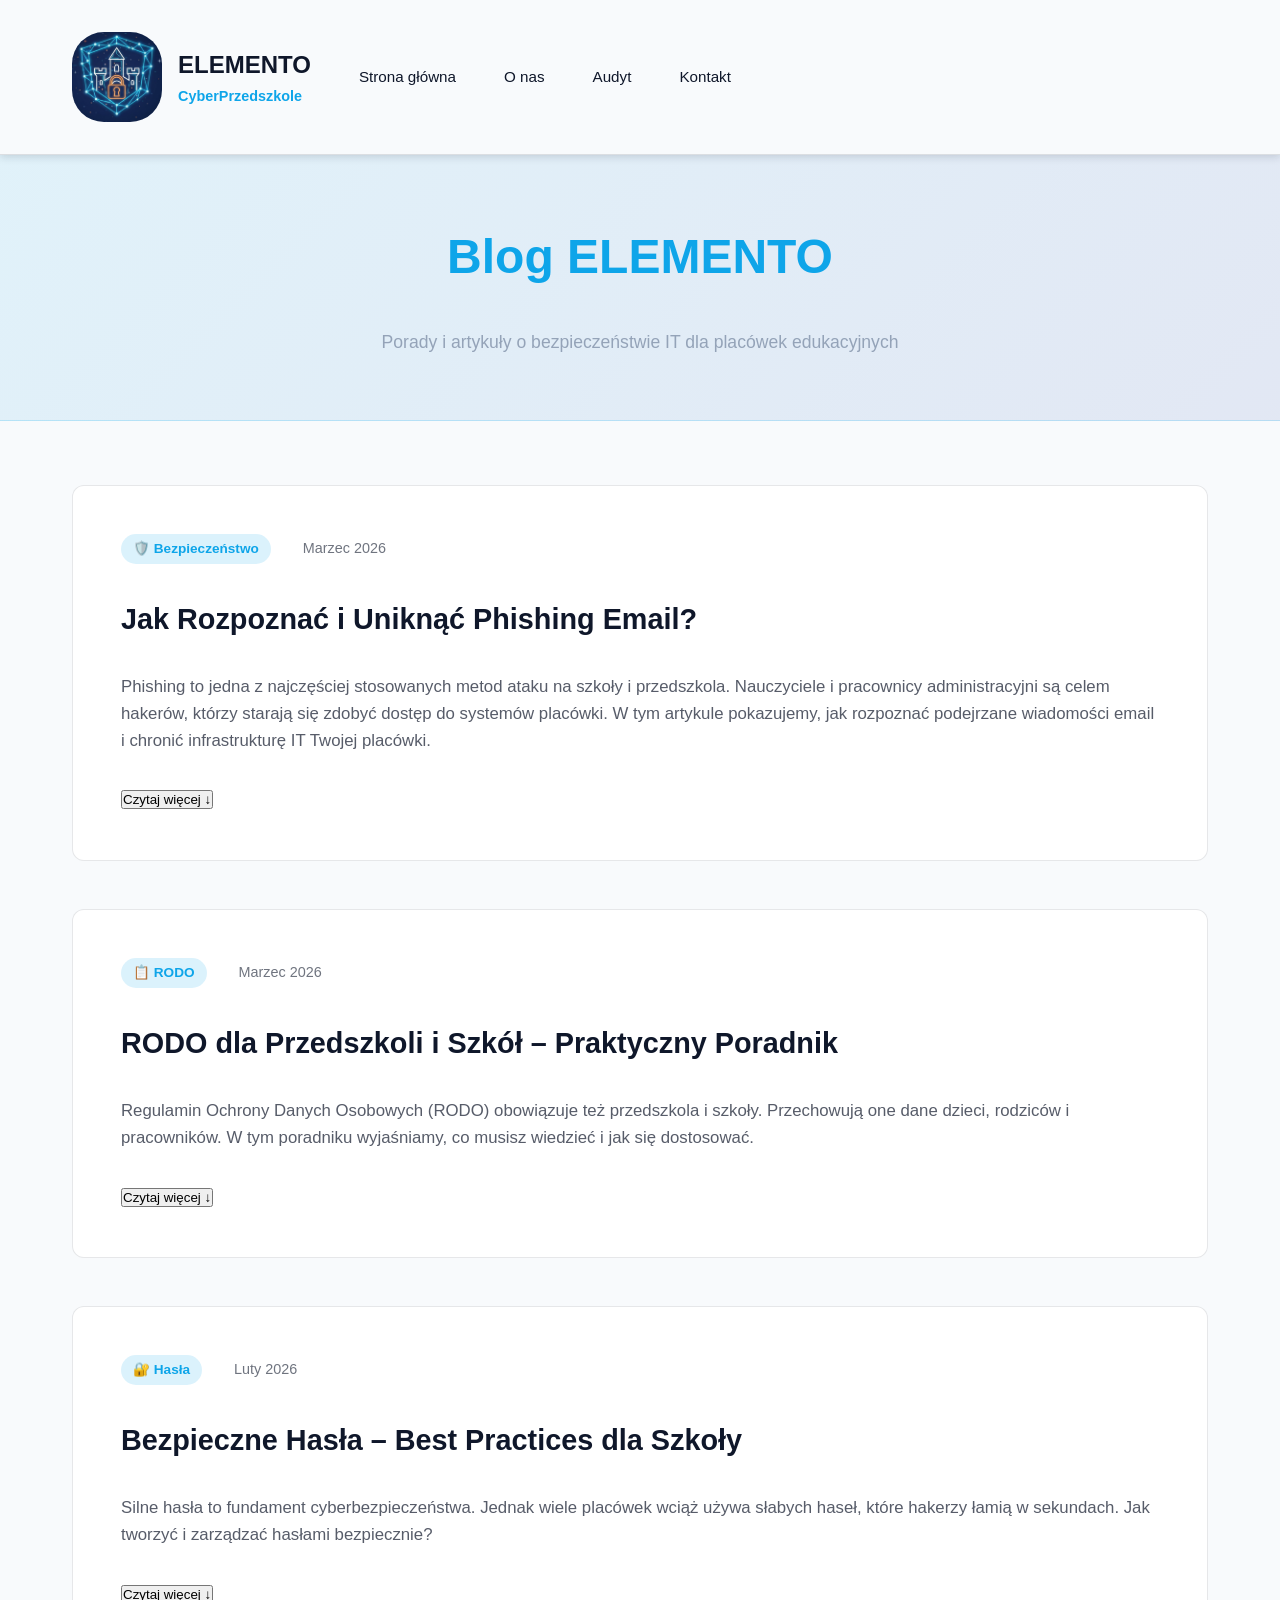
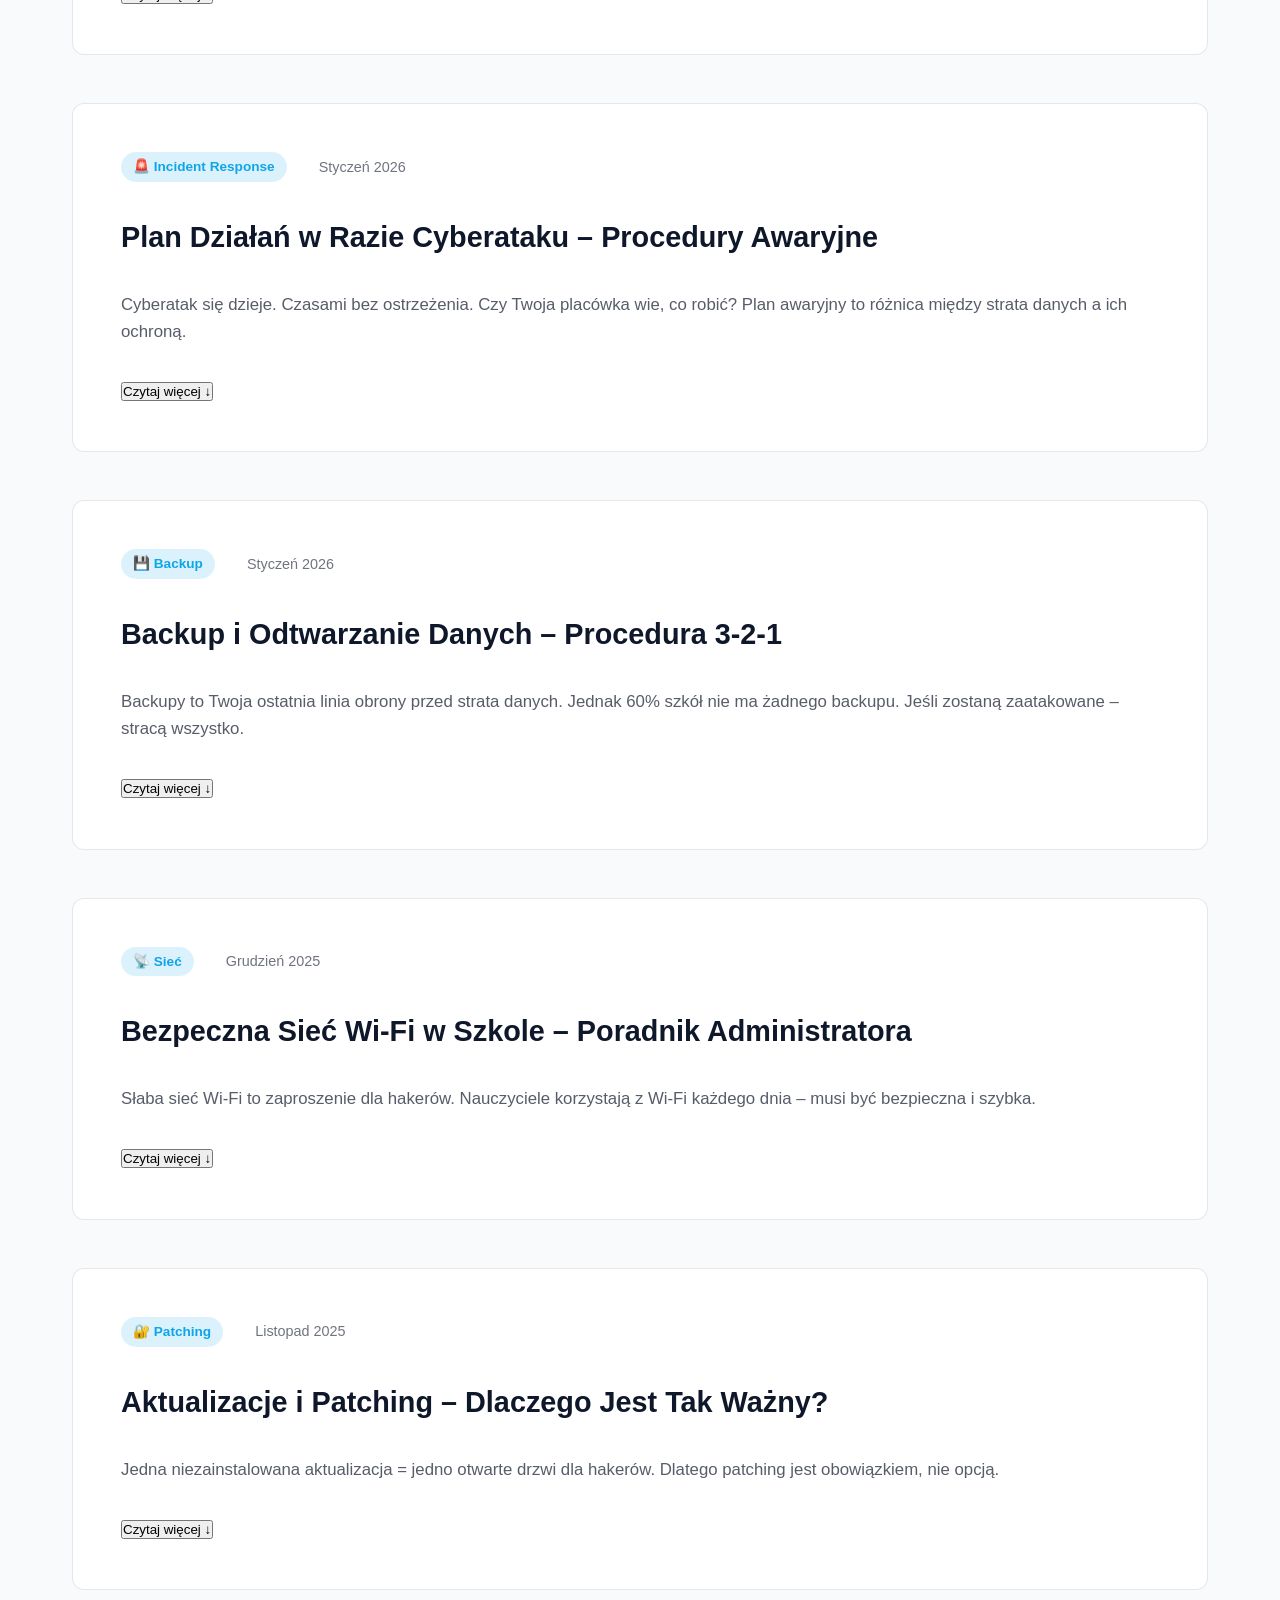
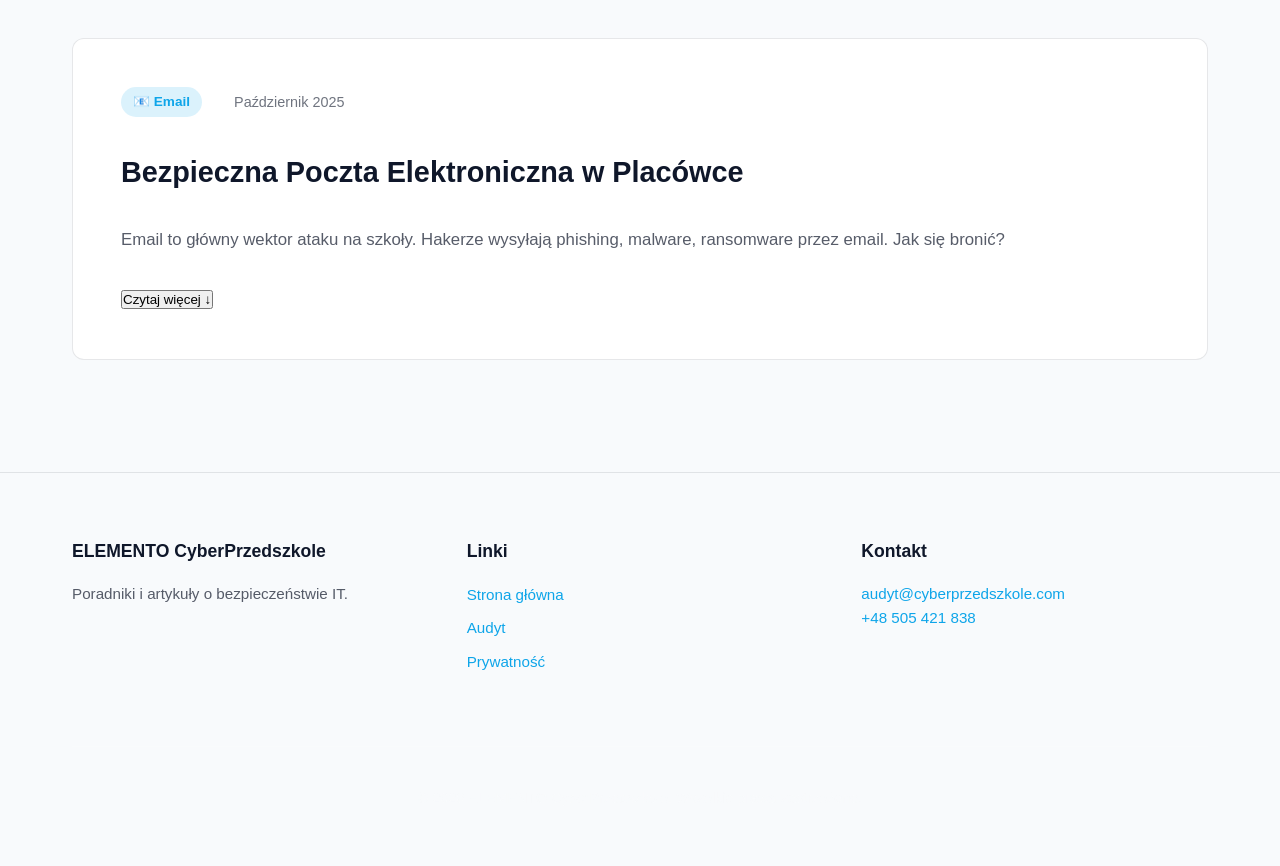
<file: cyberprzedszkole-obecny-białe/blog.html>
<!DOCTYPE html>
<html lang="pl">

<head>
    <meta charset="UTF-8">
    <meta name="viewport" content="width=device-width, initial-scale=1.0">
    <title>Blog – Poradniki Bezpieczeństwa IT | ELEMENTO CyberPrzedszkole</title>
    <meta name="description" content="Artykuły i poradniki o bezpieczeństwie IT dla placówek edukacyjnych. RODO, phishing, hasła, incident response.">
    <meta name="keywords" content="blog, poradniki, bezpieczeństwo IT, RODO, phishing, cybersecurity">
    <link rel="icon" type="image/png" href="pirtrues/favicon.png">
    <link rel="stylesheet" href="style.css">
</head>

<body>

    <!-- ================= HEADER ================= -->
    <header class="main-header">
        <div class="container header-wrapper">
            <div class="logo-section">
                <img src="pirtrues/logotest3.jpg" alt="Logo ELEMENTO CyberPrzedszkole" class="logo-img">
                <div class="logo-text">
                    <h1 class="logo-title">ELEMENTO</h1>
                    <span class="logo-subtitle">CyberPrzedszkole</span>
                </div>
            </div>
            <div class="menu-toggle" aria-label="Przełącz menu">☰</div>
            <nav class="nav-main">
                <ul class="nav-list">
                    <li><a href="index.html">Strona główna</a></li>
                    <li><a href="index.html#about">O nas</a></li>
                    <li><a href="audit.html">Audyt</a></li>
                    <li><a href="index.html#contact">Kontakt</a></li>
                </ul>
            </nav>
        </div>
    </header>

    <!-- ================= BLOG HEADER ================= -->
    <section class="blog-header">
        <div class="container">
            <h1>Blog ELEMENTO</h1>
            <p>Porady i artykuły o bezpieczeństwie IT dla placówek edukacyjnych</p>
        </div>
    </section>

    <!-- ================= ARTICLES ================= -->
    <section class="blog-articles">
        <div class="container">

            <!-- ARTICLE 1 -->
            <article class="article">
                <div class="article-meta">
                    <span class="article-category">🛡️ Bezpieczeństwo</span>
                    <span class="article-date">Marzec 2026</span>
                </div>
                <h2>Jak Rozpoznać i Uniknąć Phishing Email?</h2>
                <p class="article-excerpt">Phishing to jedna z najczęściej stosowanych metod ataku na szkoły i przedszkola. Nauczyciele i pracownicy administracyjni są celem hakerów, którzy starają się zdobyć dostęp do systemów placówki. W tym artykule pokazujemy, jak rozpoznać
                    podejrzane wiadomości email i chronić infrastrukturę IT Twojej placówki.</p>

                <button class="read-more-btn">Czytaj więcej ↓</button>
                <div class="article-content">
                    <h3>Co to jest Phishing?</h3>
                    <p>Phishing to rodzaj ataku cyberprzestępników, w którym oszuści wysyłają masowo fałszywe wiadomości email, starając się przesłać ofiary do witryn imitujących znane serwisy, aby zapamiętać dane dostępu lub wcisnąć złośliwe oprogramowanie.</p>

                    <h3>5 Znaków Ostrzegawczych Phishing Email:</h3>
                    <ul>
                        <li><strong>Nagły Pośpiech:</strong> "Kliknij natychmiast!" lub "Twoje konto zostanie usunięte!" – oszuści tworzą poczucie zagrożenia</li>
                        <li><strong>Prośba o Hasło:</strong> Żaden prawidłowy serwis nie prosi o hasło w mailu; nigdy nie klikaj linków z prośbami logowania</li>
                        <li><strong>Podejrzany Nadawca:</strong> Sprawdź dokładnie adres email nadawcy – hakerzy używają adresów podobnych do znanych serwisów</li>
                        <li><strong>Nienaturalne Pozdrowienia:</strong> "Drogi Kliencie" zamiast Twojego imienia wskazuje na phishing</li>
                        <li><strong>Linki Ukryte za Tekstem:</strong> Najedź myszą na link by zobaczyć prawdziwy URL – jeśli nie zgadza się z tekstem, to phishing!</li>
                    </ul>

                    <h3>Jak Bronić Swoją Placówkę?</h3>
                    <ol>
                        <li><strong>Szkolenia dla Personelu:</strong> Nauczaj pracowników jak rozpoznawać phishing. Regularne szkolenia zmniejszają ryzyko o 80%</li>
                        <li><strong>Testy Phishingowe:</strong> Przeprowadzaj kontrolne symulacje phishingu – to bezpieczne testy bez rzeczywistego zagrożenia</li>
                        <li><strong>Silne Hasła:</strong> Używaj zarządcy haseł i autentykacji wieloskładnikowej (2FA)</li>
                        <li><strong>Filtry Email:</strong> Zainstaluj zaawansowane filtry spamu i phishingu</li>
                        <li><strong>Raportowanie:</strong> Utwórz procedurę, aby pracownicy mogli raportować podejrzane wiadomości</li>
                    </ol>

                    <h3>Co Robić, Jeśli Klikłeś w Linku z Phishingu?</h3>
                    <p>Jeśli przypadkowo klikłeś w link phishingowy:</p>
                    <ul>
                        <li>Nie wpisuj żadnych danych (hasło, numer karty, PIN)</li>
                        <li>Zmień hasło do konta e-mail (jeśli miało podejrzane znaki)</li>
                        <li>Natychmiast powiadom administratora IT</li>
                        <li>Sprawdź wyciąg z konta bankowego przez następne dni</li>
                        <li>Włączy monitorowanie na swoim urządzeniu</li>
                    </ul>

                    <blockquote>"78% nauczycieli w Polsce nie potrafi rozpoznać phishingu. To największe zagrożenie dla szkoły. Szkolenia zmniejszają ryzyko drastycznie." – ELEMENTO Report 2025</blockquote>
                </div>
            </article>

            <!-- ARTICLE 2 -->
            <article class="article">
                <div class="article-meta">
                    <span class="article-category">📋 RODO</span>
                    <span class="article-date">Marzec 2026</span>
                </div>
                <h2>RODO dla Przedszkoli i Szkół – Praktyczny Poradnik</h2>
                <p class="article-excerpt">Regulamin Ochrony Danych Osobowych (RODO) obowiązuje też przedszkola i szkoły. Przechowują one dane dzieci, rodziców i pracowników. W tym poradniku wyjaśniamy, co musisz wiedzieć i jak się dostosować.</p>

                <button class="read-more-btn">Czytaj więcej ↓</button>

                <div class="article-content">
                    <h3>Czym jest RODO?</h3>
                    <p>RODO (Ogólne Rozporządzenie o Ochronie Danych) to unijne prawo o ochronie prywatności. Wszyscy, którzy przetwarzają dane osobowe w UE, muszą go stosować – niezależnie od wielkości. Szkoły przechowują dane o uczniach, rodzicach, pracownikach
                        – muszą je chronić.</p>

                    <h3>6 Głównych Zasad RODO:</h3>
                    <ol>
                        <li><strong>Zgodność z Prawem:</strong> Przetwarzaj dane tylko legalnie (np. na podstawie zgody, umowy)</li>
                        <li><strong>Uczciwość:</strong> Bądź przejrzysta – powiedz ludziom, co ze staną ich dane</li>
                        <li><strong>Niezbędność:</strong> Zbieraj tylko dane, które faktycznie potrzebujesz</li>
                        <li><strong>Dokładność:</strong> Dane muszą być aktualne i poprawne</li>
                        <li><strong>Ograniczanie Przechowywania:</strong> Nie przechowuj danych dłużej niż potrzeba</li>
                        <li><strong>Bezpieczeństwo:</strong> Chroń dane przed wyciekiem, szyfrowaniem nie wystarczy</li>
                    </ol>

                    <h3>Jakie Dane Przedszkole/Szkoła Zbiera?</h3>
                    <ul>
                        <li>Imiona, nazwiska, numery PESEL uczniów</li>
                        <li>Adresy e-mail i numery telefonów rodziców</li>
                        <li>Informacje o stanie zdrowia (np. alergie)</li>
                        <li>Zdjęcia z imprez szkolnych</li>
                        <li>Dane dostępu do dzienników elektronicznych</li>
                    </ul>

                    <h3>Jak Się Dostosować do RODO?</h3>
                    <p><strong>Kroków 5:</strong></p>
                    <ol>
                        <li><strong>Inwentaryzacja Danych:</strong> Zbierz informacje co zbierasz, gdzie przechowujesz, kto ma dostęp</li>
                        <li><strong>Polityka Prywatności:</strong> Napisz jasną, zrozumiałą politykę dla rodziców i uczniów</li>
                        <li><strong>Zgody:</strong> Jeśli zbierasz zdjęcia lub dane wrażliwe, poproś o zgodę</li>
                        <li><strong>Bezpieczeństwo IT:</strong> Szyfraj dane, używaj haseł, rób backupy, monitoruj dostęp</li>
                        <li><strong>Procedury:</strong> Stwórz procedury na wypadek wycieku danych (kto zawiadamia, jak szybko)</li>
                    </ol>

                    <h3>Kara za Nieprzestrzeganie RODO</h3>
                    <p>Polska Inspekcja Ochrony Danych może nałożyć kary:</p>
                    <ul>
                        <li>Do 20 milionów euro za naruszenie fundamentalnych zasad</li>
                        <li>Szkoły mogą stracić dotacje</li>
                        <li>Pozwy od rodziców</li>
                    </ul>
                    <p><strong>Dlatego RODO to nie optional – to obowiązek!</strong></p>
                </div>
            </article>

            <!-- ARTICLE 3 -->
            <article class="article">
                <div class="article-meta">
                    <span class="article-category">🔐 Hasła</span>
                    <span class="article-date">Luty 2026</span>
                </div>
                <h2>Bezpieczne Hasła – Best Practices dla Szkoły</h2>
                <p class="article-excerpt">Silne hasła to fundament cyberbezpieczeństwa. Jednak wiele placówek wciąż używa słabych haseł, które hakerzy łamią w sekundach. Jak tworzyć i zarządzać hasłami bezpiecznie?</p>

                <button class="read-more-btn">Czytaj więcej ↓</button>

                <div class="article-content">
                    <h3>Słabe Hasła to TOP Problem</h3>
                    <p>Statystyka:</p>
                    <ul>
                        <li>65% nauczycieli używa hasła "123456" lub "qwerty"</li>
                        <li>48% ponownie używa tego samego hasła do wszystkich kont</li>
                        <li>32% zapisuje hasła na karteczce lub w notatniku</li>
                    </ul>
                    <p>To katastrofa bezpieczeństwa! Jeśli jeden system zostanie zhakowany, hakerzy mają dostęp do wszystkiego.</p>

                    <h3>Jak Tworzyć Silne Hasło? (8+ Znaków)</h3>
                    <pre>✅ DopoM@rz0_2024#Klucz
❌ nauczyciel123
❌ 123456
❌ password</pre>

                    <p><strong>Receptura na silne hasło:</strong></p>
                    <ul>
                        <li>✅ Minimum 12 znaków (im więcej, tym lepiej)</li>
                        <li>✅ Duże i małe litery (Aa)</li>
                        <li>✅ Cyfry (0-9)</li>
                        <li>✅ Znaki specjalne (!@#$%)</li>
                        <li>✅ Bez imion, nazwisk, dat urodzenia</li>
                        <li>✅ Bez słów znalezionych w słowniku</li>
                    </ul>

                    <h3>Najlepsze Zarządcy Haseł</h3>
                    <p>Nie zapisuj haseł w notatniku! Używaj zarządcy haseł:</p>
                    <ul>
                        <li><strong>Bitwarden</strong> – bezpłatny, open-source, najlepszy dla szkół</li>
                        <li><strong>LastPass</strong> – popularne, ale droższe</li>
                        <li><strong>1Password</strong> – dla Mac/iPhone users</li>
                        <li><strong>KeePass</strong> – lokalne, proste</li>
                    </ul>

                    <h3>Autentykacja Wieloskładnikowa (2FA)</h3>
                    <p>Nawet silne hasła mogą być zhakowane. Dlatego włącz 2FA:</p>
                    <ul>
                        <li>SMS: Kod wysyłany na telefon (mniej bezpieczny)</li>
                        <li>Aplikacja (Google Authenticator, Authy) – bardziej bezpieczna</li>
                        <li>Generator kluczy fizycznych – najlepsze dla admin kont</li>
                    </ul>

                    <h3>Procedury dla Szkoły</h3>
                    <ol>
                        <li>Wymagaj haseł 12-znaków dla wszystkich</li>
                        <li>Zmiana hasła co 3 miesiące</li>
                        <li>Zakaz ponownego użycia ostatnich 5 haseł</li>
                        <li>2FA dla kont admin</li>
                        <li>Szkolenia dla personelu 2x w roku</li>
                    </ol>
                </div>
            </article>

            <!-- ARTICLE 4 -->
            <article class="article">
                <div class="article-meta">
                    <span class="article-category">🚨 Incident Response</span>
                    <span class="article-date">Styczeń 2026</span>
                </div>
                <h2>Plan Działań w Razie Cyberataku – Procedury Awaryjne</h2>
                <p class="article-excerpt">Cyberatak się dzieje. Czasami bez ostrzeżenia. Czy Twoja placówka wie, co robić? Plan awaryjny to różnica między strata danych a ich ochroną.</p>

                <button class="read-more-btn">Czytaj więcej ↓</button>

                <div class="article-content">
                    <h3>Stat: Co 11 Sekund Placówka Edukacyjna Jest Atakowana</h3>
                    <p>Szkoły są celem hakerów bo:</p>
                    <ul>
                        <li>Przechowują dane wrażliwe (PESEL, zdjęcia uczniów)</li>
                        <li>Mają słabe zabezpieczenia IT</li>
                        <li>Są podatne na ransomware</li>
                        <li>Mogą zostać przewargantażone dla okupu</li>
                    </ul>

                    <h3>Fazy Ataku Cybernetycznego</h3>
                    <ol>
                        <li><strong>Rekonesans (Reconnaissance)</strong> – Hacker szuka słabych punków</li>
                        <li><strong>Dostęp (Compromise)</strong> – Hacker wchodzi do systemu</li>
                        <li><strong>Rozprzestrzenianie (Lateral Movement)</strong> – Hacker przechodzi między systemami</li>
                        <li><strong>Eksfiltracja (Exfiltration)</strong> – Hacker kradzież danych</li>
                    </ol>

                    <h3>6-Etapowy Plan Działań (INCIDENT RESPONSE)</h3>

                    <p><strong>FAZA 1: PRZYGOTOWANIE (Preparation)</strong></p>
                    <ul>
                        <li>Wyznacz zespół incident response (IT admin, dyrektor, prawnik)</li>
                        <li>Ustal numery alarmowe (IT, prokuratura, policja)</li>
                        <li>Przygotuj procedury (co robić w razie ransomware, wycieku danych)</li>
                    </ul>

                    <p><strong>FAZA 2: DETEKCJA (Detection)</strong></p>
                    <ul>
                        <li>Pracownik dostrzega coś dziwnego (wolny system, niepodobne pliki, logi)</li>
                        <li>Natychmiast zawiadamia IT admin</li>
                        <li>Admin potwierdza czy jest atak</li>
                    </ul>

                    <p><strong>FAZA 3: ZAWIERANIE (Containment)</strong></p>
                    <ul>
                        <li>Wyłącz urządzenie z sieci (odłącz internet)</li>
                        <li>NIE panikuj, nie usuwaj plików</li>
                        <li>Zrób zdjęcie ekranu do dokumentacji</li>
                        <li>Zawrzyj dostęp innym użytkownikom</li>
                    </ul>

                    <p><strong>FAZA 4: ERADYKACJA (Eradication)</strong></p>
                    <ul>
                        <li>Skanuj system antywirusem</li>
                        <li>Jeśli to ransomware – CZEKAJ (nie płać!) i zawiadom policję</li>
                        <li>Odtwórz z backupu (jeśli masz)</li>
                        <li>Zmień wszystkie hasła</li>
                    </ul>

                    <p><strong>FAZA 5: ODTWARZANIE (Recovery)</strong></p>
                    <ul>
                        <li>Uruchom systemy z czystych backupów</li>
                        <li>Testuj przed przywróceniem do pracy</li>
                        <li>Monitoruj przez 48h na wypadek powrotu ataku</li>
                    </ul>

                    <p><strong>FAZA 6: POST-INCIDENT (Lessons Learned)</strong></p>
                    <ul>
                        <li>Dokumentuj co się stało (jak hackerze weszli)</li>
                        <li>Przeprowadź spotkanie zespołu</li>
                        <li>Wdrażaj zmiany aby uniknąć powtórki</li>
                    </ul>

                    <h3>Numery Alarmowe w Polsce</h3>
                    <ul>
                        <li>🚨 Policja: 997 lub 112</li>
                        <li>🔒 CERT.pl: cert@cert.pl</li>
                        <li>📋 Inspekcja Ochrony Danych: (22) 531-03-00</li>
                    </ul>

                    <h3>"Nie Płać Ransomware!"</h3>
                    <p>Jeśli otrzymasz wiadomość "Twoje pliki zostały zaszyfrowane, zapłać 10,000 PLN aby odzysk…":</p>
                    <ul>
                        <li>❌ NIE PŁACAJ (pieniądze trafią do przestępców)</li>
                        <li>✅ Wyłącz sieć</li>
                        <li>✅ Zawiadom policję</li>
                        <li>✅ Użyj backupu</li>
                    </ul>
                </div>
            </article>

            <!-- ARTICLE 5 -->
            <article class="article">
                <div class="article-meta">
                    <span class="article-category">💾 Backup</span>
                    <span class="article-date">Styczeń 2026</span>
                </div>
                <h2>Backup i Odtwarzanie Danych – Procedura 3-2-1</h2>
                <p class="article-excerpt">Backupy to Twoja ostatnia linia obrony przed strata danych. Jednak 60% szkół nie ma żadnego backupu. Jeśli zostaną zaatakowane – stracą wszystko.</p>

                <button class="read-more-btn">Czytaj więcej ↓</button>

                <div class="article-content">
                    <h3>Dlaczego Backup Jest Krytyczny?</h3>
                    <p>Scenariusze gdy potrzebujesz backupu:</p>
                    <ul>
                        <li>Ransomware – pliki zaszyfrowane, backup pozwala odtworzyć bez płacenia oprychów</li>
                        <li>Błąd użytkownika – ktoś przypadkowo usunął ważne pliki</li>
                        <li>Awaria sprzętu – dysk się zepsuł, ale masz kopię</li>
                        <li>Atak hakerów – nawet jeśli skradzli dane, masz je bezpieczne</li>
                    </ul>

                    <h3>Reguła 3-2-1 dla Backupu</h3>
                    <p><strong>To jest GOLDEN STANDARD:</strong></p>
                    <ul>
                        <li><strong>3 kopie</strong> – oryginał + 2 backupy</li>
                        <li><strong>2 różne media</strong> – dysk lokalny + chmura (nie wszystko w jednym miejscu!)</li>
                        <li><strong>1 kopia offline</strong> – jedna kopia bez dostępu do internetu (hakerzy nie mogą jej zniszczyć)</li>
                    </ul>

                    <h3>Praktyczna Implementacja dla Szkoły</h3>
                    <ol>
                        <li><strong>Kopia 1 (Lokalna):</strong> Dysk NAS w serwerowni – codzienne backupy o 23:00</li>
                        <li><strong>Kopia 2 (Chmura):</strong> OneDrive/Google Drive – automatyczne synchronizacje</li>
                        <li><strong>Kopia 3 (Offline):</strong> Zewnętrzny dysk hard drive – co tydzień, przechowywany w sejfie</li>
                    </ol>

                    <h3>Narzędzia do Backupu dla Szkół (Bezpłatne/Tanie)</h3>
                    <ul>
                        <li><strong>Veeam Backup Community:</strong> Profesjonalne, bezpłatne dla małych środowisk</li>
                        <li><strong>Windows Backup:</strong> Wbudowany w Windows, prosty, wystarczający</li>
                        <li><strong>Backblaze:</strong> Tanie backupy w chmurze (~$10/miesiąc za komputer)</li>
                        <li><strong>Duplicati:</strong> Open-source, obsługuje wiele celów (chmura, NAS, dysk)</li>
                    </ul>

                    <h3>Test Odtwarzania – NAJWAŻNIEJSZE!</h3>
                    <p>Nie wystarczy mieć backup! Musisz TESTOWAĆ czy działa:</p>
                    <ul>
                        <li>Co miesiąc spróbuj odtworzyć wybrane pliki z backupu</li>
                        <li>Jeśli nie da się – backup jest bezużyteczny!</li>
                        <li>Dokumentuj wyniki testów</li>
                    </ul>

                    <blockquote>"Backup, którego nie testujesz, to wymyślona kopia." – IT Proverb</blockquote>
                </div>
            </article>

            <!-- ARTICLE 6 -->
            <article class="article">
                <div class="article-meta">
                    <span class="article-category">📡 Sieć</span>
                    <span class="article-date">Grudzień 2025</span>
                </div>
                <h2>Bezpeczna Sieć Wi-Fi w Szkole – Poradnik Administratora</h2>
                <p class="article-excerpt">Słaba sieć Wi-Fi to zaproszenie dla hakerów. Nauczyciele korzystają z Wi-Fi każdego dnia – musi być bezpieczna i szybka.</p>

                <button class="read-more-btn">Czytaj więcej ↓</button>

                <div class="article-content">
                    <h3>Problemy Standardowe w Szkołach</h3>
                    <ul>
                        <li>❌ SSID "Szkoła" – hakerowie widzą nazwę i próbują się włamać</li>
                        <li>❌ Hasło "123456" – wszyscy pracownicy i rodzice go znają</li>
                        <li>❌ WPA2 zamiast WPA3 – starszy standard, łamliwy</li>
                        <li>❌ Jeden router dla 200+ urządzeń – sieć pacze</li>
                    </ul>

                    <h3>7 Kroków do Bezpiecznego Wi-Fi</h3>
                    <ol>
                        <li><strong>Zmień Domyślne Hasło Routera</strong>
                            <ul>
                                <li>Domyślne: 192.168.1.1 (admin/admin lub admin/password)</li>
                                <li>Zmień NATYCHMIAST! Hakerzy znają wszystkie domyślne hasła</li>
                            </ul>
                        </li>
                        <li><strong>Ustaw Silne Hasło Wi-Fi (12+ znaków)</strong>
                            <ul>
                                <li>✅ ELEMENTO_Szkoła_2024#WiFi</li>
                                <li>❌ szkoła123</li>
                            </ul>
                        </li>
                        <li><strong>Włącz WPA3 (lub WPA2 jeśli brak WPA3)</strong>
                            <ul>
                                <li>WPA3 to najnowszy, bezpieczny standard</li>
                                <li>Nigdy nie używaj WEP ani otwartego Wi-Fi w szkole!</li>
                            </ul>
                        </li>
                        <li><strong>Ukryj SSID</strong>
                            <ul>
                                <li>Hakerzy nie zobaczą nazwy sieci (ukryta sieć)</li>
                                <li>To nie 100% zabezpieczenie, ale dodatkowa warstwa</li>
                            </ul>
                        </li>
                        <li><strong>Oddziel Sieć Gości</strong>
                            <ul>
                                <li>Gośćmi (rodzice, wizytujący) w osobnej sieci → niewidoczne dane szkoły</li>
                                <li>Sieć gości: słabsze hasło, bez dostępu do serwerów</li>
                            </ul>
                        </li>
                        <li><strong>Włącz Firewall w Routerze</strong>
                            <ul>
                                <li>Standardowo: ON (ale sprawdzaj, czy rzeczywiście włączony)</li>
                            </ul>
                        </li>
                        <li><strong>Aktualizuj Firmware Routera</strong>
                            <ul>
                                <li>Co 3 miesiące sprawdzaj czy są nowe wersje firmware'u</li>
                                <li>Nowe wersje naprawiają luki bezpieczeństwa</li>
                            </ul>
                        </li>
                    </ol>

                    <h3>Rozkład Sieci w Szkole (Best Practice)</h3>
                    <pre>
📍 SIEĆ NAUCZYCIELI (Wired)
   - Dane uczniów, dzienniki, system zarządzania
   - Kabel Ethernet (nie Wi-Fi!)
   - Słabszy dostęp dla studentów

📍 Wi-Fi NAUCZYCIELI
   - 5GHz, WPA3, mocne hasło
   - Dostęp do wszystkiego

📍 Wi-Fi UCZNIÓW
   - 2.4GHz + 5GHz (by wszyscy się łączyli)
   - WPA2/WPA3
   - Ograniczony dostęp (blokada YouTube, gier, itd.)

📍 Wi-Fi GOŚCI
   - Odseparowana sieć
   - Słabsze hasło, dostęp ograniczony
                    </pre>

                    <h3>Monitorowanie Połączeń</h3>
                    <p>Regularnie sprawdzaj kto jest podłączony:</p>
                    <ul>
                        <li>W panelu routera → Connected Devices</li>
                        <li>Jeśli widzisz nieznane urządzenie → zmień hasło natychmiast!</li>
                        <li>Włącz logi – notuj kto się łączył i kiedy</li>
                    </ul>
                </div>
            </article>

            <!-- ARTICLE 7 -->
            <article class="article">
                <div class="article-meta">
                    <span class="article-category">🔐 Patching</span>
                    <span class="article-date">Listopad 2025</span>
                </div>
                <h2>Aktualizacje i Patching – Dlaczego Jest Tak Ważny?</h2>
                <p class="article-excerpt">Jedna niezainstalowana aktualizacja = jedno otwarte drzwi dla hakerów. Dlatego patching jest obowiązkiem, nie opcją.</p>

                <button class="read-more-btn">Czytaj więcej ↓</button>

                <div class="article-content">
                    <h3>Co to Patch/Aktualizacja?</h3>
                    <p>Patch to mała aktualizacja, która naprawia lukę bezpieczeństwa. Firmy (Microsoft, Apple, Linux) wydają patche co miesiąc aby naprawić odkryte problemy.</p>

                    <h3>Stat: 99% Ataków Korzysta ze Starych Luk</h3>
                    <p>Hakerze atakują szkoły korzystając z błędów, dla których patch już istnieje! Jeśli by instalujesz aktualizacje – jesteś w koniec ryzyka.</p>

                    <h3>Harmonogram Patchowania dla Szkoły</h3>
                    <ul>
                        <li><strong>Windows Update:</strong> Co miesiąc (drugi wtorek miesiąca - "Patch Tuesday")</li>
                        <li><strong>macOS Update:</strong> Co miesiąc</li>
                        <li><strong>Linux Packages:</strong> Co 2 tygodnie (dla serwerów)</li>
                        <li><strong>Aplikacje (Chrome, Firefox, Adobe):</strong> Automatyczne aktualizacje!</li>
                        <li><strong>Firmware Routera:</strong> Co 3 miesiące (ręczne sprawdzenie)</li>
                        <li><strong>Drukarki sieciowe:</strong> Co 6 miesięcy</li>
                    </ul>

                    <h3>Procedura Bezpiecznego Patchowania</h3>
                    <ol>
                        <li><strong>Backup</strong> – Zrób backup przed patchowaniem</li>
                        <li><strong>Test</strong> – Wdrażaj patche najpierw na 1-2 testowych komputerach</li>
                        <li><strong>Schedule</strong> – Planuj patching w nocy/weekend (gdy szkoła nie pracuje)</li>
                        <li><strong>Notify</strong> – Powiadom nauczycieli że może być krótka przerwa</li>
                        <li><strong>Monitor</strong> – Sprawdzaj czy komputery działają prawidłowo po patchu</li>
                    </ol>

                    <h3>Jak Sprawdzić Czy Komputer Potrzebuje Updatu?</h3>
                    <p><strong>Windows 10/11:</strong></p>
                    <pre>
Settings → Update & Security → Check for updates
                    </pre>

                    <p><strong>macOS:</strong></p>
                    <pre>
System Preferences → Software Update
                    </pre>

                    <p><strong>Ubuntu Linux:</strong></p>
                    <pre>
sudo apt update && sudo apt upgrade
                    </pre>

                    <h3>Patche Krytyczne vs. Nieważne</h3>
                    <table style="width:100%; border-collapse: collapse; margin: 20px 0;">
                        <tr>
                            <td style="border: 1px solid #0ea5e9; padding: 10px;"><strong>🔴 KRYTYCZNE (Security)</strong></td>
                            <td style="border: 1px solid #0ea5e9; padding: 10px;">Instaluj NATYCHMIAST – mogą być szukami dla ludzi</td>
                        </tr>
                        <tr>
                            <td style="border: 1px solid #0ea5e9; padding: 10px;"><strong>🟡 WAŻNE (Important)</strong></td>
                            <td style="border: 1px solid #0ea5e9; padding: 10px;">Zainstaluj w ciągu 2 tygodni</td>
                        </tr>
                        <tr>
                            <td style="border: 1px solid #0ea5e9; padding: 10px;"><strong>🟢 OPCJONALNE (Optional)</strong></td>
                            <td style="border: 1px solid #0ea5e9; padding: 10px;">Możesz czekać, ale warto mieć</td>
                        </tr>
                    </table>

                    <h3>Automatyzacja dla Szkoły</h3>
                    <p><strong>Włącz automatyczne aktualizacje:</strong></p>
                    <ul>
                        <li>Windows Update → Automatic (Settings → Update)</li>
                        <li>macOS → Automatic Updates (ON)</li>
                        <li>Chrome/Firefox → Auto-update (domyślnie ON)</li>
                        <li>Microsoft 365 → Automatic (domyślnie ON)</li>
                    </ul>

                    <blockquote>"Niezainstalowany patch = zaproszenie dla hakerów." – SANS Institute</blockquote>
                </div>
            </article>

            <!-- ARTICLE 8 -->
            <article class="article">
                <div class="article-meta">
                    <span class="article-category">📧 Email</span>
                    <span class="article-date">Październik 2025</span>
                </div>
                <h2>Bezpieczna Poczta Elektroniczna w Placówce</h2>
                <p class="article-excerpt">Email to główny wektor ataku na szkoły. Hakerze wysyłają phishing, malware, ransomware przez email. Jak się bronić?</p>

                <button class="read-more-btn">Czytaj więcej ↓</button>

                <div class="article-content">
                    <h3>Email Zagrożenia nr 1 w Szkołach</h3>
                    <p>Statystyka:</p>
                    <ul>
                        <li>90% ataków cybernetycznych zaczyna się od emaila</li>
                        <li>48% nauczycieli klika w podejrzane linki w emailu</li>
                        <li>Średnia strata z jednego ataku email = 200,000 PLN</li>
                    </ul>

                    <h3>5 Typów Zagrożeń Email</h3>
                    <ol>
                        <li><strong>Phishing</strong> – Fałszywy email od banku/Microsoft, prośba o hasło</li>
                        <li><strong>Spear Phishing</strong> – Spersonalizowany atak (zna Twoje imię, dane)</li>
                        <li><strong>Malware</strong> – Zmieszony plik (doc, pdf, zip) z wirusem</li>
                        <li><strong>Ransomware</strong> – Email z załącznikiem, który szyfruje dysk</li>
                        <li><strong>Business Email Compromise (BEC)</strong> – Haker podszywa się pod dyrektora "Prześlij pieniądze!"</li>
                    </ol>

                    <h3>Ochrona Email – 7 Warstw</h3>

                    <p><strong>WARSTWA 1: Filtrowanie Spamu</strong></p>
                    <ul>
                        <li>Spam Gateway (Microsoft Defender, Proofpoint, Mimecast)</li>
                        <li>Blokuje 99% spamu przed przychodzeniem do szkoły</li>
                    </ul>

                    <p><strong>WARSTWA 2: Autentykacja (SPF, DKIM, DMARC)</strong></p>
                    <ul>
                        <li>SPF – Sprawdza czy email rzeczywiście od szkoły</li>
                        <li>DKIM – Podpis cyfrowy potwierdzający autentyczność</li>
                        <li>DMARC – Policy którym się posługujesz wenn SPF/DKIM fail</li>
                    </ul>

                    <p><strong>WARSTWA 3: Skanowanie Załączników</strong></p>
                    <ul>
                        <li>Quarantine (karantanna) podejrzanych plików</li>
                        <li>Sandboxing – sprawdzenie pliku w izolowanym środowisku</li>
                    </ul>

                    <p><strong>WARSTWA 4: URL Filtering</strong></p>
                    <ul>
                        <li>Zweryfikuj linki w mailu przed kliknięciem</li>
                        <li>Blokuj phishing domenys (outlook-verify.com zamiast outlook.com)</li>
                    </ul>

                    <p><strong>WARSTWA 5: 2FA dla Email</strong></p>
                    <ul>
                        <li>Wymagaj kodu SMS przy logowaniu z nowego urządzenia</li>
                        <li>Hakerze nie mogą się zalogować nawet z hasłem</li>
                    </ul>

                    <p><strong>WARSTWA 6: Encryption</strong></p>
                    <ul>
                        <li>Szyfruj emaily zawierające dane uczniów (PESEL, oceny)</li>
                        <li>Outlook/Gmail mają wbudowane szyfrowanie (TLS)</li>
                    </ul>

                    <p><strong>WARSTWA 7: User Training</strong></p>
                    <ul>
                        <li>Szkolenia dla nauczycieli jak rozpoznać phishing</li>
                        <li>Regularne symulacje phishingu</li>
                    </ul>

                    <h3>Best Practices dla Nauczycieli</h3>
                    <ul>
                        <li>❌ NIGDY nie klikaj w linki/załączniki z podejrzanych emaili</li>
                        <li>✅ Najedź myszą na link i zobacz prawdziwy URL (czy to outlook.com czy outlook-verify.com?)</li>
                        <li>❌ NIGDY nie wpisujesz hasła w linku z emaila</li>
                        <li>✅ Jeśli dostaniesz email od dyrektora z prośbą o pieniądze – zadzwoń i sprawdź!</li>
                        <li>✅ Raportuj podejrzane emaily do IT admin</li>
                    </ul>

                    <h3>Jakie Email Narzędzia dla Szkoły?</h3>
                    <ul>
                        <li><strong>Microsoft 365 (Office 365):</strong> Wbudowana ochrona email, dobrze do integracji z Windows</li>
                        <li><strong>Google Workspace:</strong> Gmail z filtrowaniem, tanio, proste</li>
                        <li><strong>Proofpoint:</strong> Zaawansowana ochrona, ale droga (dla dużych szkół)</li>
                        <li><strong>Mimecast:</strong> Profesjonalny, archiwizacja, compliance</li>
                    </ul>
                </div>
            </article>

        </div>
    </section>

    <!-- ================= FOOTER ================= -->
    <footer class="footer">
        <div class="container">
            <div class="footer-content">
                <div class="footer-section">
                    <h3>ELEMENTO CyberPrzedszkole</h3>
                    <p>Poradniki i artykuły o bezpieczeństwie IT.</p>
                </div>
                <div class="footer-section">
                    <h4>Linki</h4>
                    <ul>
                        <li><a href="index.html">Strona główna</a></li>
                        <li><a href="audit.html">Audyt</a></li>
                        <li><a href="privacy.html">Prywatność</a></li>
                    </ul>
                </div>
                <div class="footer-section">
                    <h4>Kontakt</h4>
                    <p><a href="mailto:audyt@cyberprzedszkole.com">audyt@cyberprzedszkole.com</a></p>
                    <p><a href="tel:+48505421838">+48 505 421 838</a></p>
                </div>
            </div>
            <div class="footer-bottom">
                <p>&copy; 2026 ELEMENTO CyberPrzedszkole. Wszelkie prawa zastrzeżone.</p>
            </div>
        </div>
    </footer>

    <button id="backToTop" class="back-to-top" aria-label="Powrot do góry">↑</button>

    <script src="script.js"></script>
</body>

</html>
</file>
<file: cyberprzedszkole-obecny-białe/style.css>
/* ================= RESET I ZMIENNE ================= */

:root {
    --color-dark: #f8fafc;
    --color-light: #ffffff;
    --color-primary: #0ea5e9;
    --color-secondary: #1e40af;
    --color-accent: #06b6d4;
    --color-text: #0f172a;
    --color-text-light: rgba(15, 23, 42, 0.7);
    --font-primary: -apple-system, BlinkMacSystemFont, 'Segoe UI', Roboto, sans-serif;
    --spacing-xs: 0.5rem;
    --spacing-sm: 1rem;
    --spacing-md: 2rem;
    --spacing-lg: 3rem;
    --spacing-xl: 4rem;
    --transition: all 0.3s ease;
}

* {
    margin: 0;
    padding: 0;
    box-sizing: border-box;
}

html {
    scroll-behavior: smooth;
}

body {
    font-family: var(--font-primary);
    background-color: var(--color-dark);
    color: var(--color-text);
    line-height: 1.6;
    font-size: 16px;
    font-display: swap;
}

.container {
    max-width: 1200px;
    margin: 0 auto;
    padding: 0 var(--spacing-md);
}

a {
    color: inherit;
    text-decoration: none;
    transition: var(--transition);
}


/* ================= HEADER ================= */

.main-header {
    background-color: var(--color-dark);
    border-bottom: 1px solid rgba(15, 23, 42, 0.12);
    padding: var(--spacing-md) 0;
    position: sticky;
    top: 0;
    z-index: 1000;
    box-shadow: 0 2px 8px rgba(15, 23, 42, 0.15);
}

.header-wrapper {
    display: flex;
    justify-content: space-between;
    align-items: center;
    gap: var(--spacing-lg);
}

.logo-section {
    display: flex;
    align-items: center;
    gap: var(--spacing-sm);
    flex-shrink: 0;
}

.logo-img {
    width: 90px;
    border-radius: 32px;
    height: auto;
    aspect-ratio: 1;
}

.logo-text {
    display: flex;
    flex-direction: column;
}

.logo-title {
    font-size: 1.5rem;
    font-weight: 700;
    color: var(--color-text);
    margin: 0;
}

.logo-subtitle {
    font-size: 0.9rem;
    color: var(--color-primary);
    font-weight: 600;
}

.nav-main {
    flex: 1;
}

.nav-list {
    display: flex;
    list-style: none;
    gap: var(--spacing-lg);
}

.nav-list a {
    color: var(--color-text);
    font-weight: 500;
    font-size: 0.95rem;
    position: relative;
}

.nav-list a::after {
    content: '';
    position: absolute;
    bottom: -5px;
    left: 0;
    width: 0;
    height: 2px;
    background-color: var(--color-primary);
    transition: var(--transition);
}

.nav-list a:hover::after {
    width: 100%;
}

.menu-toggle {
    display: none;
    font-size: 1.8rem;
    cursor: pointer;
    color: var(--color-light);
    background: none;
    border: none;
}


/* ================= HERO SECTION ================= */

.hero-section {
    background-image: url('/pirtrues/tlo_biale.jpg');
    background-size: cover;
    background-position: center;
    background-repeat: no-repeat;
    color: var(--color-light);
    padding: 8rem var(--spacing-md) 4rem;
    text-align: center;
    min-height: 80vh;
    display: flex;
    align-items: flex-start;
    justify-content: center;
}

.hero-cta {
    display: flex;
    gap: var(--spacing-md);
    justify-content: center;
    flex-wrap: wrap;
    margin-top: 4rem;
}

.hero-title {
    font-size: 3.5rem;
    font-weight: 700;
    margin-bottom: var(--spacing-md);
    line-height: 1.2;
}

.hero-subtitle {
    font-size: 1.3rem;
    margin-bottom: var(--spacing-lg);
    opacity: 0.95;
    max-width: 700px;
    margin-left: auto;
    margin-right: auto;
}

.hero-cta {
    display: flex;
    gap: var(--spacing-md);
    justify-content: center;
    flex-wrap: wrap;
    margin-top: 2cm;
}


/* ================= BUTTONS ================= */

.btn-primary {
    color: #ffffff;
    padding: 12px 32px;
    font-size: 1rem;
    font-weight: 600;
    border: none;
    border-radius: 8px;
    cursor: pointer;
    transition: var(--transition);
    background: var(--color-primary);
}

.btn-primary:hover {
    transform: translateY(-2px);
    box-shadow: 0 8px 16px rgba(14, 165, 233, 0.25);
}

.btn-secondary {
    background-color: transparent;
    color: var(--color-primary);
    padding: 12px 32px;
    font-size: 1rem;
    font-weight: 600;
    border: 2px solid var(--color-primary);
    border-radius: 8px;
    cursor: pointer;
    transition: var(--transition);
}

.btn-secondary:hover {
    background-color: rgba(14, 165, 233, 0.1);
    color: var(--color-primary);
}


/* ================= ABOUT SECTION ================= */

.about-section {
    background-color: var(--color-dark);
    padding: var(--spacing-xl) var(--spacing-md);
    border-top: 1px solid rgba(15, 23, 42, 0.12);
}

.about-content {
    display: grid;
    grid-template-columns: 1fr 1fr;
    gap: var(--spacing-xl);
    align-items: center;
}

.about-text h2 {
    font-size: 2.5rem;
    margin-bottom: var(--spacing-md);
    color: var(--color-text);
}

.about-text p {
    font-size: 1.05rem;
    color: var(--color-text-light);
    margin-bottom: var(--spacing-md);
    line-height: 1.8;
}

.about-list {
    list-style: none;
    margin-top: var(--spacing-lg);
}

.about-list li {
    padding: var(--spacing-sm) 0;
    color: var(--color-primary);
    font-weight: 500;
    font-size: 1.05rem;
}

.about-stats {
    display: grid;
    grid-template-columns: repeat(3, 1fr);
    gap: var(--spacing-md);
}

.stat-small {
    background: rgba(255, 255, 255, 0.05);
    padding: var(--spacing-lg);
    border-radius: 12px;
    text-align: center;
    border: 1px solid rgba(14, 165, 233, 0.2);
}

.stat-small .number {
    font-size: 2.5rem;
    font-weight: 700;
    color: var(--color-primary);
    display: block;
}

.stat-small p {
    font-size: 0.95rem;
    color: rgba(248, 250, 252, 0.7);
    margin-top: var(--spacing-sm);
}


/* ================= SECTION TITLE ================= */

.section-title {
    font-size: 2.5rem;
    font-weight: 700;
    text-align: center;
    margin-bottom: var(--spacing-xl);
    color: var(--color-text);
}


/* ================= PROCESS SECTION ================= */

.process-section {
    background-color: var(--color-dark);
    padding: var(--spacing-xl) var(--spacing-md);
}

.process-grid {
    display: grid;
    grid-template-columns: repeat(3, 1fr);
    gap: var(--spacing-md);
}

.process-card {
    background: rgba(14, 165, 233, 0.05);
    padding: var(--spacing-lg);
    border-radius: 12px;
    border: 1px solid rgba(14, 165, 233, 0.2);
    text-align: center;
    transition: var(--transition);
}

.process-card:hover {
    border-color: var(--color-primary);
    box-shadow: 0 8px 24px rgba(14, 165, 233, 0.1);
    transform: translateY(-4px);
}

.process-card .number {
    display: block;
    font-size: 2rem;
    font-weight: 700;
    color: var(--color-primary);
    margin-bottom: var(--spacing-sm);
}

.process-card h3 {
    font-size: 1.3rem;
    margin-bottom: var(--spacing-sm);
    color: var(--color-text);
}

.process-card p {
    font-size: 0.95rem;
    color: var(--color-text-light);
    line-height: 1.6;
}


/* ================= PILLARS SECTION ================= */

.pillars-section {
    background-color: var(--color-dark);
    padding: var(--spacing-xl) var(--spacing-md);
}

.pillars-grid {
    display: grid;
    grid-template-columns: repeat(2, 1fr);
    gap: var(--spacing-lg);
}

.pillar {
    background: linear-gradient(135deg, rgba(30, 64, 175, 0.1) 0%, rgba(14, 165, 233, 0.1) 100%);
    padding: var(--spacing-lg);
    border-radius: 12px;
    border-left: 4px solid var(--color-primary);
}

.pillar h3 {
    font-size: 1.3rem;
    color: var(--color-text);
    margin-bottom: var(--spacing-sm);
}

.pillar p {
    color: var(--color-text-light);
    font-size: 0.95rem;
    line-height: 1.6;
}


/* ================= PRICING SECTION ================= */

.pricing-section {
    background: linear-gradient(135deg, rgba(248, 250, 252, 0.5), rgba(14, 165, 233, 0.08));
    padding: var(--spacing-xl) var(--spacing-md);
    border-top: 1px solid rgba(15, 23, 42, 0.08);
    border-bottom: 1px solid rgba(15, 23, 42, 0.08);
}

.pricing-section .section-subtitle {
    text-align: center;
    max-width: 760px;
    margin: 0 auto var(--spacing-xl);
    color: var(--color-text-light);
    font-size: 1.05rem;
    line-height: 1.6;
}

.pricing-grid {
    display: grid;
    grid-template-columns: repeat(3, 1fr);
    gap: var(--spacing-lg);
}

.pricing-card {
    background: rgba(255, 255, 255, 0.08);
    padding: var(--spacing-lg);
    border-radius: 18px;
    border: 1px solid rgba(15, 23, 42, 0.12);
    box-shadow: 0 14px 30px rgba(15, 23, 42, 0.08);
    transition: var(--transition);
    display: flex;
    flex-direction: column;
    min-height: 420px;
}

.pricing-card:hover {
    transform: translateY(-6px);
    border-color: rgba(14, 165, 233, 0.25);
    box-shadow: 0 18px 40px rgba(15, 23, 42, 0.12);
}

.pricing-title {
    font-size: 1.6rem;
    color: var(--color-text);
    margin-bottom: var(--spacing-sm);
}

.pricing-features {
    list-style: none;
    margin: 0;
    padding: 0;
    color: var(--color-text-light);
    flex: 1;
}

.pricing-features li {
    padding: 0.6rem 0;
    border-bottom: 1px solid rgba(15, 23, 42, 0.12);
    font-size: 0.98rem;
}

.pricing-features li:last-child {
    border-bottom: none;
}

.pricing-footer {
    margin-top: var(--spacing-lg);
}

.pricing-price {
    font-size: 2rem;
    font-weight: 700;
    color: var(--color-primary);
}

.pricing-note {
    display: block;
    color: var(--color-text-light);
    font-size: 0.9rem;
    margin-top: 0.25rem;
}

.pricing-badge {
    display: inline-flex;
    align-items: center;
    gap: 0.4rem;
    font-size: 0.9rem;
    font-weight: 700;
    color: var(--color-dark);
    background: rgba(14, 165, 233, 0.9);
    border: 1px solid rgba(15, 23, 42, 0.2);
    border-radius: 999px;
    padding: 0.35rem 0.9rem;
    margin-bottom: var(--spacing-md);
    box-shadow: 0 6px 18px rgba(15, 23, 42, 0.12);
    text-transform: uppercase;
}

.pricing-cta {
    display: inline-block;
    margin-top: var(--spacing-md);
    padding: 10px 22px;
    border-radius: 10px;
    font-weight: 700;
    text-align: center;
}

@media (max-width: 1024px) {
    .pricing-grid {
        grid-template-columns: repeat(2, 1fr);
    }
}

@media (max-width: 768px) {
    .pricing-grid {
        grid-template-columns: 1fr;
    }
}


/* ================= TESTIMONIALS SECTION ================= */

.testimonials-section {
    background-color: var(--color-dark);
    padding: var(--spacing-xl) var(--spacing-md);
}

.testimonials-grid {
    display: grid;
    grid-template-columns: repeat(2, 1fr);
    gap: var(--spacing-lg);
}

.testimonial {
    background: rgba(14, 165, 233, 0.08);
    padding: var(--spacing-lg);
    border-radius: 12px;
    border-left: 4px solid var(--color-accent);
}

.testimonial p {
    font-size: 1rem;
    color: var(--color-text);
    margin-bottom: var(--spacing-sm);
    font-style: italic;
    line-height: 1.7;
}

.testimonial span {
    display: block;
    font-size: 0.9rem;
    color: var(--color-primary);
    font-weight: 600;
}

.partner-logo {
    background: rgba(14, 165, 233, 0.08);
    padding: var(--spacing-lg);
    border-radius: 12px;
    border: 1px solid rgba(14, 165, 233, 0.2);
    display: flex;
    align-items: center;
    justify-content: center;
    text-align: center;
    font-weight: 600;
    color: var(--color-text);
    transition: var(--transition);
    cursor: pointer;
}


/* ================= PARTNERS SECTION ================= */

.partners-section {
    background-color: var(--color-dark);
    padding: var(--spacing-xl) var(--spacing-md);
    border-top: 1px solid rgba(14, 165, 233, 0.1);
}

.partners-grid {
    display: grid;
    grid-template-columns: repeat(6, 1fr);
    gap: var(--spacing-lg);
    margin-top: var(--spacing-xl);
}

.partner-logo {
    background: rgba(14, 165, 233, 0.08);
    padding: var(--spacing-lg);
    border-radius: 12px;
    border: 1px solid rgba(14, 165, 233, 0.2);
    display: flex;
    align-items: center;
    justify-content: center;
    text-align: center;
    font-weight: 600;
    color: var(--color-text);
    transition: var(--transition);
    cursor: pointer;
}

.partner-logo:hover {
    border-color: var(--color-primary);
    background: rgba(14, 165, 233, 0.15);
    transform: scale(1.05);
}


/* ================= COMPARISON SECTION ================= */

.comparison-section {
    background-color: var(--color-dark);
    padding: var(--spacing-xl) var(--spacing-md);
}

.comparison-grid {
    display: grid;
    grid-template-columns: 1fr 1fr;
    gap: var(--spacing-xl);
    margin-top: var(--spacing-xl);
}

.comparison-card {
    padding: var(--spacing-lg);
    border-radius: 12px;
    border: 2px solid;
}

.comparison-card.before {
    background: rgba(239, 68, 68, 0.05);
    border-color: rgba(239, 68, 68, 0.3);
}

.comparison-card.after {
    background: rgba(16, 185, 129, 0.05);
    border-color: rgba(16, 185, 129, 0.3);
}

.comparison-card h3 {
    font-size: 1.3rem;
    margin-bottom: var(--spacing-lg);
    color: var(--color-text);
}

.comparison-stats {
    display: flex;
    flex-direction: column;
    gap: var(--spacing-md);
}

.stat-item {
    display: flex;
    justify-content: space-between;
    align-items: center;
    padding: var(--spacing-md);
    border-radius: 8px;
    background: rgba(15, 23, 42, 0.08);
}

.stat-item.red {
    border-left: 4px solid #ef4444;
}

.stat-item.green {
    border-left: 4px solid #10b981;
}

.stat-label {
    font-size: 0.95rem;
    color: var(--color-text-light);
}

.stat-value {
    font-size: 1.5rem;
    font-weight: 700;
    color: var(--color-text);
}


/* ================= CERTIFICATES SECTION ================= */

.certificates-section {
    background: rgba(14, 165, 233, 0.02);
    padding: var(--spacing-xl) var(--spacing-md);
    border-top: 1px solid rgba(14, 165, 233, 0.1);
    border-bottom: 1px solid rgba(14, 165, 233, 0.1);
}

.certificates-grid {
    display: grid;
    grid-template-columns: repeat(4, 1fr);
    gap: var(--spacing-lg);
    margin-top: var(--spacing-xl);
    justify-items: center;
    justify-content: center;
}

@media (max-width: 1024px) {
    .certificates-grid {
        grid-template-columns: repeat(2, 1fr);
    }
}

@media (max-width: 650px) {
    .certificates-grid {
        grid-template-columns: 1fr;
    }
}

.certificate-card {
    background: rgba(14, 165, 233, 0.05);
    padding: var(--spacing-lg);
    border-radius: 12px;
    border: 1px solid rgba(14, 165, 233, 0.2);
    text-align: center;
    transition: var(--transition);
}

.certificate-card:hover {
    border-color: var(--color-primary);
    box-shadow: 0 8px 24px rgba(14, 165, 233, 0.1);
    transform: translateY(-4px);
}

.certificate-icon {
    font-size: 2.5rem;
    margin-bottom: var(--spacing-md);
    display: block;
}

.certificate-card h3 {
    font-size: 1.1rem;
    color: var(--color-text);
    margin-bottom: var(--spacing-sm);
}

.certificate-card p {
    color: var(--color-text-light);
    font-size: 0.95rem;
    line-height: 1.6;
}


/* ================= BLOG SECTION ================= */

.blog-section {
    background-color: var(--color-dark);
    padding: var(--spacing-xl) var(--spacing-md);
}

.blog-grid {
    display: grid;
    grid-template-columns: repeat(4, 1fr);
    gap: var(--spacing-lg);
    margin-top: var(--spacing-xl);
}

.blog-card {
    background: rgba(14, 165, 233, 0.05);
    padding: var(--spacing-lg);
    border-radius: 12px;
    border: 1px solid rgba(14, 165, 233, 0.2);
    transition: var(--transition);
}

.blog-card:hover {
    border-color: var(--color-primary);
    box-shadow: 0 8px 24px rgba(14, 165, 233, 0.15);
    transform: translateY(-4px);
}

.blog-category {
    display: inline-block;
    background: rgba(14, 165, 233, 0.2);
    color: var(--color-primary);
    padding: 4px 12px;
    border-radius: 20px;
    font-size: 0.8rem;
    font-weight: 600;
    margin-bottom: var(--spacing-md);
}

.blog-card h3 {
    font-size: 1.15rem;
    color: var(--color-text);
    margin-bottom: var(--spacing-sm);
    line-height: 1.4;
}

.blog-card p {
    color: var(--color-text-light);
    font-size: 0.95rem;
    line-height: 1.6;
    margin-bottom: var(--spacing-md);
    flex-grow: 1;
}

.blog-link {
    color: var(--color-primary);
    font-weight: 600;
    transition: var(--transition);
}

.blog-link:hover {
    color: var(--color-accent);
}


/* ================= FAQ SECTION ================= */
.faq-section {
    background-color: #f8fafc;
    padding: var(--spacing-xl) var(--spacing-md);
    border-top: 1px solid rgba(148, 163, 184, 0.3);
    border-bottom: 1px solid rgba(148, 163, 184, 0.3);
}
.faq-section .faq-item {
    background: #ffffff;
    border: 1px solid rgba(148, 163, 184, 0.5);
    border-radius: 12px;
    margin-bottom: var(--spacing-md);
    overflow: hidden;
    transition: var(--transition);
    cursor: pointer;
}
.faq-section .faq-item:hover {
    transform: translateY(-2px);
    box-shadow: 0 8px 20px rgba(15, 23, 42, 0.08);
}
.faq-section .faq-item h3 {
    margin: 0;
    padding: var(--spacing-md);
    cursor: pointer;
    display: flex;
    align-items: center;
    justify-content: space-between;
    background: #e2e8f0;
    color: #0f172a;
    font-size: 1.1rem;
}
.faq-section .faq-item h3::after {
    content: "";
}
.faq-section .faq-item p {
    margin: 0;
    padding: 0 var(--spacing-md) var(--spacing-md) var(--spacing-md);
    color: #334155;
    display: block;
    line-height: 1.6;
}


/* ================= NEWSLETTER SECTION ================= */

.newsletter-section {
    background: rgba(248, 250, 252, 0.8);
    padding: var(--spacing-xl) var(--spacing-md);
    border: 1px solid rgba(15, 23, 42, 0.1);
    border-radius: 16px;
    margin: var(--spacing-xl) var(--spacing-md);
}

.newsletter-content {
    display: grid;
    grid-template-columns: 1fr 1fr;
    gap: var(--spacing-lg);
    align-items: center;
}

.newsletter-text h2 {
    font-size: 1.8rem;
    color: var(--color-text);
    margin-bottom: var(--spacing-md);
}

.newsletter-text p {
    color: var(--color-text-light);
    font-size: 1rem;
    line-height: 1.6;
}

.newsletter-form {
    display: flex;
    gap: var(--spacing-sm);
}

.newsletter-form input {
    flex: 1;
    padding: 12px 16px;
    background-color: rgba(255, 255, 255, 0.9);
    border: 1px solid rgba(15, 23, 42, 0.2);
    border-radius: 8px;
    color: var(--color-text);
    font-family: inherit;
    transition: var(--transition);
}

.newsletter-form input:focus {
    outline: none;
    border-color: var(--color-primary);
    box-shadow: 0 0 0 3px rgba(14, 165, 233, 0.2);
}

.newsletter-form input::placeholder {
    color: rgba(15, 23, 42, 0.5);
}

.newsletter-form .btn-primary {
    white-space: nowrap;
}


/* ================= RESPONSIVE ADDITIONS ================= */

@media (max-width: 1024px) {
    .partners-grid {
        grid-template-columns: repeat(3, 1fr);
    }
    .certificates-grid {
        grid-template-columns: repeat(2, 1fr);
    }
    .blog-grid {
        grid-template-columns: repeat(2, 1fr);
    }
}

@media (max-width: 768px) {
    .partners-grid {
        grid-template-columns: repeat(2, 1fr);
    }
    .comparison-grid {
        grid-template-columns: 1fr;
    }
    .certificates-grid {
        grid-template-columns: 1fr;
    }
    .blog-grid {
        grid-template-columns: 1fr;
    }
    .newsletter-content {
        grid-template-columns: 1fr;
    }
    .newsletter-form {
        flex-direction: column;
    }
    .newsletter-form input {
        width: 100%;
    }
    .newsletter-form .btn-primary {
        width: 100%;
    }
}


/* ================= BLOG PAGE STYLES ================= */

.blog-header {
    background: linear-gradient(135deg, rgba(14, 165, 233, 0.1), rgba(30, 64, 175, 0.1));
    padding: var(--spacing-xl) 0;
    text-align: center;
    border-bottom: 1px solid rgba(14, 165, 233, 0.2);
}

.blog-header h1 {
    font-size: 3rem;
    margin-bottom: var(--spacing-md);
    color: var(--color-primary);
}

.blog-header p {
    font-size: 1.1rem;
    color: #94a3b8;
}

.blog-articles {
    padding: var(--spacing-xl) 0;
}

.article {
    background: rgba(255, 255, 255, 0.9);
    border: 1px solid rgba(15, 23, 42, 0.1);
    border-radius: 12px;
    padding: var(--spacing-lg);
    margin-bottom: var(--spacing-lg);
    transition: all var(--transition);
}

.article:hover {
    border-color: rgba(14, 165, 233, 0.4);
    box-shadow: 0 8px 32px rgba(15, 23, 42, 0.08);
}

.article-meta {
    display: flex;
    gap: var(--spacing-md);
    margin-bottom: var(--spacing-md);
    flex-wrap: wrap;
}

.article-category {
    background: rgba(14, 165, 233, 0.15);
    color: var(--color-primary);
    padding: 4px 12px;
    border-radius: 20px;
    font-size: 0.85rem;
    font-weight: 600;
}

.article-date {
    color: rgba(15, 23, 42, 0.6);
    font-size: 0.9rem;
    align-self: center;
}

.article h2 {
    font-size: 1.8rem;
    color: var(--color-text);
    margin-bottom: var(--spacing-md);
    cursor: pointer;
    transition: color var(--transition);
}

.article h2:hover {
    color: var(--color-primary);
}

.article-excerpt {
    color: var(--color-text-light);
    font-size: 1.05rem;
    line-height: 1.6;
    margin-bottom: var(--spacing-md);
}

.article-content {
    display: none;
    margin-top: var(--spacing-lg);
    padding-top: var(--spacing-lg);
    border-top: 1px solid rgba(14, 165, 233, 0.1);
}

.article-content.open {
    display: block;
    animation: fadeIn 0.3s ease-in;
}

.article-content h3 {
    color: var(--color-primary);
    font-size: 1.3rem;
    margin-top: var(--spacing-md);
    margin-bottom: var(--spacing-sm);
}

.article-content p {
    color: #cbd5e1;
    line-height: 1.8;
    margin-bottom: var(--spacing-md);
}

.article-content ul,
.article-content ol {
    color: #cbd5e1;
    line-height: 1.8;
    margin-left: var(--spacing-lg);
    margin-bottom: var(--spacing-md);
}

.article-content li {
    margin-bottom: var(--spacing-sm);
}

.article-content blockquote {
    border-left: 4px solid var(--color-primary);
    padding-left: var(--spacing-md);
    color: #94a3b8;
    font-style: italic;
    margin: var(--spacing-lg) 0;
}

.article-content pre {
    background: rgba(0, 0, 0, 0.3);
    padding: var(--spacing-md);
    border-radius: 8px;
    overflow-x: auto;
    margin: var(--spacing-md) 0;
    color: #10b981;
    font-family: 'Courier New', monospace;
}

.read-more {
    background: var(--color-primary);
    color: var(--color-dark);
    border: none;
    padding: var(--spacing-sm) var(--spacing-md);
    border-radius: 6px;
    cursor: pointer;
    font-weight: 600;
    transition: all var(--transition);
    display: inline-block;
    margin-top: var(--spacing-sm);
    text-decoration: none;
}

.read-more:hover {
    background: var(--color-secondary);
    transform: translateY(-2px);
}

@media (max-width: 768px) {
    .blog-header h1 {
        font-size: 2rem;
    }
    .article {
        padding: var(--spacing-md);
    }
    .article h2 {
        font-size: 1.3rem;
    }
    .article-meta {
        flex-direction: column;
    }
}

@keyframes fadeIn {
    from {
        opacity: 0;
        max-height: 0;
    }
    to {
        opacity: 1;
        max-height: 1000px;
    }
}


/* ================= FAQ SECTION ================= */

.faq-section {
    background-color: var(--color-dark);
    padding: var(--spacing-xl) var(--spacing-md);
}

.faq-grid {
    display: grid;
    grid-template-columns: repeat(2, 1fr);
    gap: var(--spacing-lg);
}

.faq-item {
    background: rgba(14, 165, 233, 0.05);
    border-radius: 12px;
    border: 1px solid rgba(14, 165, 233, 0.2);
    overflow: hidden;
}

.faq-btn {
    width: 100%;
    padding: var(--spacing-lg);
    background: rgba(14, 165, 233, 0.08);
    color: var(--color-text);
    border: none;
    text-align: left;
    font-size: 1.1rem;
    font-weight: 600;
    cursor: pointer;
    transition: var(--transition);
    border-bottom: 2px solid transparent;
}

.faq-btn:hover {
    background: rgba(14, 165, 233, 0.15);
    border-bottom-color: var(--color-primary);
}

.faq-content {
    max-height: 0;
    overflow: hidden;
    opacity: 0;
    padding: 0 var(--spacing-lg);
    transition: max-height 0.35s ease, opacity 0.35s ease, padding 0.35s ease;
    height: 0;
}

.faq-item.open .faq-content {
    max-height: 300px;
    opacity: 1;
    height: auto;
    padding: var(--spacing-lg);
    background: rgba(14, 165, 233, 0.02);
}

.faq-btn::after {
    content: '\25BC';
    float: right;
    transition: transform 0.35s ease;
}

.faq-item.open .faq-btn::after {
    transform: rotate(180deg);
}

.faq-content p {
    color: var(--color-text-light);
    line-height: 1.7;
    margin: 0;
}


/* ================= CONTENT SECTIONS ================= */

.content-section {
    background-color: var(--color-dark);
    padding: var(--spacing-xl) var(--spacing-md);
}

.content-section.alt-bg {
    background-color: rgba(14, 165, 233, 0.02);
    border-top: 1px solid rgba(14, 165, 233, 0.1);
    border-bottom: 1px solid rgba(14, 165, 233, 0.1);
}

.two-col,
.three-col {
    display: grid;
    gap: var(--spacing-lg);
    margin-top: var(--spacing-xl);
}

.two-col {
    grid-template-columns: 1fr 1fr;
}

.three-col {
    grid-template-columns: repeat(3, 1fr);
}

.two-col h3,
.three-col h3 {
    font-size: 1.3rem;
    color: var(--color-text);
    margin-bottom: var(--spacing-md);
}

.two-col p,
.three-col p {
    color: var(--color-text-light);
    line-height: 1.7;
}


/* ================= FEATURES GRID ================= */

.features-grid {
    display: grid;
    grid-template-columns: repeat(3, 1fr);
    gap: var(--spacing-lg);
    margin-top: var(--spacing-xl);
}

.feature-card {
    background: rgba(14, 165, 233, 0.05);
    padding: var(--spacing-lg);
    border-radius: 12px;
    border: 1px solid rgba(14, 165, 233, 0.2);
    transition: var(--transition);
}

.feature-card:hover {
    border-color: var(--color-primary);
    box-shadow: 0 8px 24px rgba(14, 165, 233, 0.1);
    transform: translateY(-4px);
}

.feature-card h3 {
    font-size: 1.2rem;
    color: var(--color-text);
    margin-bottom: var(--spacing-md);
}

.feature-card p {
    color: var(--color-text-light);
    font-size: 0.95rem;
}


/* ================= TIMELINE ================= */

.timeline {
    display: grid;
    grid-template-columns: 1fr;
    gap: var(--spacing-xl);
    margin-top: var(--spacing-xl);
    position: relative;
}

.timeline-item {
    display: grid;
    grid-template-columns: 80px 1fr;
    gap: var(--spacing-lg);
    align-items: flex-start;
    padding-left: var(--spacing-md);
    border-left: 3px solid var(--color-primary);
}

.timeline-num {
    width: 60px;
    height: 60px;
    background: linear-gradient(135deg, var(--color-primary) 0%, var(--color-accent) 100%);
    border-radius: 50%;
    display: flex;
    align-items: center;
    justify-content: center;
    font-size: 1.5rem;
    font-weight: 700;
    color: var(--color-dark);
    position: relative;
    left: -42px;
}

.timeline-item h3 {
    font-size: 1.2rem;
    color: var(--color-text);
    margin: 0 0 var(--spacing-sm) 0;
}

.timeline-item p {
    color: var(--color-text-light);
    margin: 0;
    line-height: 1.6;
}


/* ================= CTA SECTION ================= */

.cta-section {
    background: linear-gradient(135deg, var(--color-secondary) 0%, var(--color-primary) 100%);
    padding: var(--spacing-xl) var(--spacing-md);
}

.cta-section .section-title {
    color: var(--color-light);
}


/* ================= AUDIT HERO ================= */

.audit-hero {
    min-height: 60vh;
    display: flex;
    align-items: center;
    justify-content: center;
}


/* ================= RESPONSIVE AUDIT PAGE ================= */

@media (max-width: 768px) {
    .two-col,
    .three-col {
        grid-template-columns: 1fr;
    }
    .features-grid {
        grid-template-columns: 1fr;
    }
    .timeline-item {
        grid-template-columns: 1fr;
        padding-left: 0;
        border-left: none;
        border-top: 3px solid var(--color-primary);
        padding-top: var(--spacing-md);
    }
    .timeline-num {
        left: 0;
    }
}


/* ================= CONTACT SECTION ================= */

.contact-section {
    background-color: var(--color-dark);
    padding: var(--spacing-xl) var(--spacing-md);
}

.contact-content {
    display: grid;
    grid-template-columns: 1fr 1fr;
    gap: var(--spacing-xl);
}

.contact-form {
    display: flex;
    flex-direction: column;
    gap: var(--spacing-sm);
}

.contact-form input,
.contact-form textarea {
    padding: 12px 16px;
    background-color: rgba(255, 255, 255, 0.9);
    border: 1px solid rgba(15, 23, 42, 0.2);
    border-radius: 8px;
    color: var(--color-text);
    font-family: inherit;
    transition: var(--transition);
}

.contact-form input:focus,
.contact-form textarea:focus {
    outline: none;
    border-color: var(--color-primary);
    box-shadow: 0 0 0 3px rgba(14, 165, 233, 0.2);
}

.contact-form input::placeholder,
.contact-form textarea::placeholder {
    color: rgba(15, 23, 42, 0.5);
}

.form-help {
    font-size: 0.85rem;
    color: rgba(255, 255, 255, 0.8);
    margin: -0.5rem 0 0.5rem;
}

.form-message {
    padding: var(--spacing-sm);
    text-align: center;
    border-radius: 8px;
    font-weight: 600;
}

.contact-info {
    background: rgba(14, 165, 233, 0.05);
    padding: var(--spacing-lg);
    border-radius: 12px;
    border: 1px solid rgba(14, 165, 233, 0.2);
}

.contact-info h3 {
    font-size: 1.5rem;
    margin-bottom: var(--spacing-md);
    color: var(--color-text);
}

.contact-info p {
    margin-bottom: var(--spacing-sm);
    font-size: 0.95rem;
}

.contact-info a {
    color: var(--color-primary);
    font-weight: 600;
}

.contact-info a:hover {
    color: var(--color-accent);
}


/* ================= FOOTER ================= */

.footer {
    background-color: var(--color-dark);
    border-top: 1px solid rgba(15, 23, 42, 0.1);
    padding: var(--spacing-xl) var(--spacing-md) var(--spacing-lg);
}

.footer-content {
    display: grid;
    grid-template-columns: repeat(3, 1fr);
    gap: var(--spacing-lg);
    margin-bottom: var(--spacing-xl);
}

.footer-section h3,
.footer-section h4 {
    color: var(--color-text);
    font-size: 1.1rem;
    margin-bottom: var(--spacing-sm);
}

.footer-section p {
    color: var(--color-text-light);
    font-size: 0.95rem;
    line-height: 1.6;
}

.footer-section ul {
    list-style: none;
}

.footer-section ul li {
    margin-bottom: var(--spacing-xs);
}

.footer-section a {
    color: var(--color-primary);
    font-size: 0.95rem;
}

.footer-section a:hover {
    color: var(--color-accent);
}

.social-links {
    display: flex;
    gap: var(--spacing-md);
}

.social-links a {
    display: inline-flex;
    align-items: center;
    justify-content: center;
    width: 40px;
    height: 40px;
    background-color: rgba(14, 165, 233, 0.2);
    border-radius: 50%;
    color: var(--color-primary);
    font-weight: bold;
    transition: var(--transition);
}

.social-links a:hover {
    background-color: var(--color-primary);
    color: var(--color-dark);
}

.footer-bottom {
    text-align: center;
    border-top: 1px solid rgba(255, 255, 255, 0.1);
    padding-top: var(--spacing-md);
    color: rgba(248, 250, 252, 0.6);
    font-size: 0.9rem;
}

.footer-bottom p {
    margin: 0.5rem 0;
}


/* ================= BACK TO TOP BUTTON ================= */

.back-to-top {
    position: fixed;
    bottom: 30px;
    right: 30px;
    width: 50px;
    height: 50px;
    background: linear-gradient(135deg, var(--color-primary) 0%, var(--color-accent) 100%);
    color: var(--color-dark);
    border: none;
    border-radius: 50%;
    font-size: 1.5rem;
    cursor: pointer;
    display: none;
    align-items: center;
    justify-content: center;
    transition: var(--transition);
    box-shadow: 0 4px 12px rgba(14, 165, 233, 0.3);
}

.back-to-top:hover {
    transform: translateY(-3px);
    box-shadow: 0 6px 16px rgba(14, 165, 233, 0.4);
}

.back-to-top.show {
    display: flex;
}


/* ================= RESPONSIVE DESIGN ================= */

@media (max-width: 768px) {
     :root {
        font-size: 14px;
    }
    .hero-section {
        background-position: center top;
        background-size: contain;
        background-repeat: no-repeat;
        padding: var(--spacing-xl) var(--spacing-sm);
        height: auto;
        min-height: 60vh;
        /* ensure some height if image short */
    }
    .hero-cta {
        /* move buttons further down under potential background text */
        margin-top: 350px;
    }
    .hero-title {
        font-size: 2rem;
    }
    .hero-subtitle {
        font-size: 1.1rem;
    }
    .about-content {
        grid-template-columns: 1fr;
    }
    .about-stats {
        grid-template-columns: 1fr;
    }
    .process-grid {
        grid-template-columns: 1fr;
    }
    .pillars-grid {
        grid-template-columns: 1fr;
    }
    .testimonials-grid {
        grid-template-columns: 1fr;
    }
    .contact-content {
        grid-template-columns: 1fr;
    }
    .footer-content {
        grid-template-columns: 1fr;
    }
    .nav-main {
        display: none;
    }
    .nav-main.active {
        position: absolute;
        top: 70px;
        left: 0;
        right: 0;
        background-color: var(--color-dark);
        border-bottom: 1px solid rgba(255, 255, 255, 0.1);
        padding: var(--spacing-md);
        display: block;
        z-index: 999;
    }
    .nav-list {
        flex-direction: column;
        gap: var(--spacing-sm);
    }
    .menu-toggle {
        display: block;
    }
    .container {
        padding: 0 var(--spacing-sm);
    }
    .hero-cta {
        flex-direction: column;
        margin-top: 300px;
        /* ensure buttons still visible */
    }
    .btn-primary,
    .btn-secondary {
        width: 100%;
    }
    .section-title {
        font-size: 1.8rem;
    }
}
#ai-chat {
    position: fixed;
    bottom: 20px;
    right: 20px;
    width: 300px;
    max-height: 400px;
    background: #f0f4f8;
    border: 2px solid #0078d7;
    border-radius: 10px;
    display: flex;
    flex-direction: column;
    font-family: Arial, sans-serif;
    box-shadow: 0 4px 10px rgba(0,0,0,0.2);
    overflow: hidden;
    z-index: 1000;
}

#ai-messages {
    flex: 1;
    padding: 10px;
    overflow-y: auto;
    font-size: 14px;
}

#ai-messages .message-user {
    background: #0078d7;
    color: white;
    padding: 6px 10px;
    margin: 5px 0;
    border-radius: 8px;
    text-align: right;
}

#ai-messages .message-ai {
    background: #e2e8f0;
    color: #000;
    padding: 6px 10px;
    margin: 5px 0;
    border-radius: 8px;
    text-align: left;
    font-weight: bold;
}

#ai-input {
    display: flex;
    border-top: 1px solid #ccc;
}

#ai-text {
    flex: 1;
    padding: 8px;
    border: none;
    outline: none;
    font-size: 14px;
    border-radius: 0;
}

#ai-send {
    background: #0078d7;
    color: white;
    border: none;
    padding: 0 15px;
    cursor: pointer;
    font-weight: bold;
    transition: background 0.2s;
}

#ai-send:hover {
    background: #005ea3;
}
</file>
